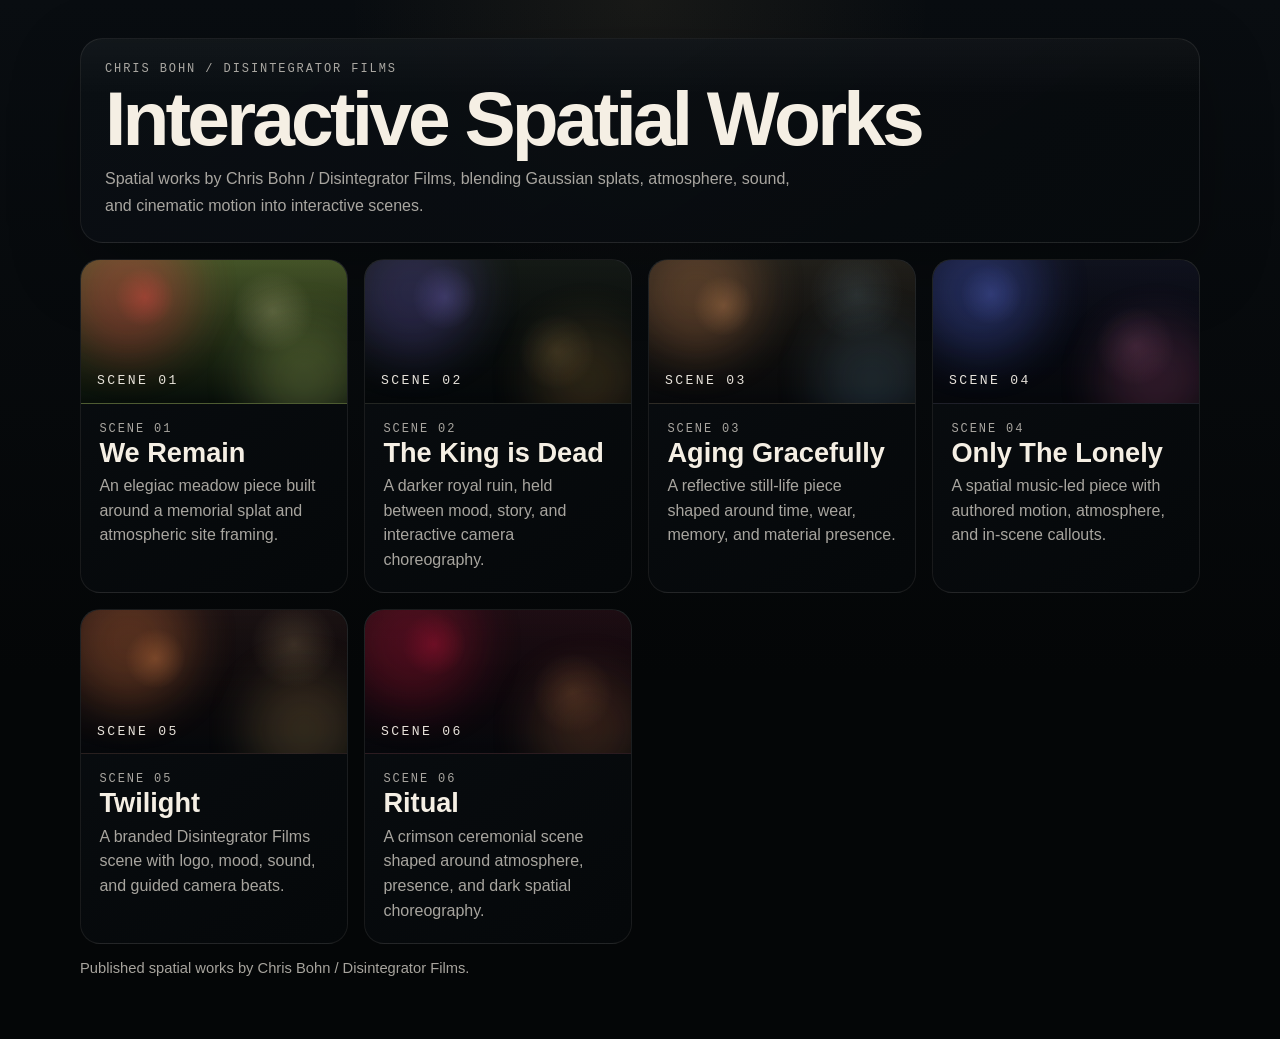
<file: index.html>
<!DOCTYPE html>
<html lang="en">
  <head>
    <meta charset="UTF-8" />
    <meta name="viewport" content="width=device-width, initial-scale=1.0" />
    <title>Disintegrator Films Scenes</title>
    <meta
      name="description"
      content="Interactive spatial pieces by Chris Bohn / Disintegrator Films."
    />
    <style>
      :root {
        --bg: #05080b;
        --panel: rgba(11, 16, 21, 0.82);
        --line: rgba(245, 239, 228, 0.08);
        --text: #f5efe4;
        --soft: rgba(245, 239, 228, 0.68);
        --accent: #d3b06b;
      }

      * {
        box-sizing: border-box;
      }

      body {
        margin: 0;
        min-height: 100vh;
        background:
          radial-gradient(circle at top, rgba(211, 176, 107, 0.08), transparent 24%),
          linear-gradient(180deg, #090d11, #040607 65%);
        color: var(--text);
        font-family: Inter, Arial, sans-serif;
      }

      .shell {
        width: min(1120px, calc(100vw - 2rem));
        margin: 0 auto;
        padding: 2.4rem 0 3rem;
      }

      .hero {
        padding: 1.4rem 1.5rem;
        border: 1px solid var(--line);
        border-radius: 1.4rem;
        background:
          linear-gradient(180deg, rgba(255, 255, 255, 0.03), transparent 28%),
          linear-gradient(145deg, var(--panel), rgba(7, 10, 13, 0.9));
        box-shadow: 0 24px 70px rgba(0, 0, 0, 0.28);
      }

      .eyebrow {
        margin: 0 0 0.45rem;
        color: var(--soft);
        font-family: "IBM Plex Mono", monospace;
        font-size: 0.75rem;
        letter-spacing: 0.16em;
        text-transform: uppercase;
      }

      h1 {
        margin: 0;
        font-size: clamp(2.4rem, 6vw, 4.8rem);
        line-height: 0.92;
        letter-spacing: -0.05em;
      }

      .intro {
        max-width: 44rem;
        margin: 0.8rem 0 0;
        color: var(--soft);
        font-size: 1rem;
        line-height: 1.65;
      }

      .grid {
        display: grid;
        grid-template-columns: repeat(auto-fit, minmax(240px, 1fr));
        gap: 1rem;
        margin-top: 1rem;
      }

      .card {
        display: block;
        overflow: hidden;
        border: 1px solid var(--line);
        border-radius: 1.25rem;
        background:
          linear-gradient(180deg, rgba(255, 255, 255, 0.03), transparent 30%),
          linear-gradient(145deg, rgba(10, 14, 18, 0.92), rgba(5, 8, 10, 0.96));
        color: inherit;
        text-decoration: none;
        transition: transform 180ms ease, border-color 180ms ease, background 180ms ease;
      }

      .card:hover,
      .card:focus-visible {
        transform: translateY(-2px);
        border-color: rgba(211, 176, 107, 0.28);
        background:
          linear-gradient(180deg, rgba(255, 255, 255, 0.04), transparent 30%),
          linear-gradient(145deg, rgba(12, 17, 22, 0.96), rgba(6, 9, 12, 0.98));
      }

      .card__preview {
        position: relative;
        height: 9rem;
        border-bottom: 1px solid var(--line);
        overflow: hidden;
        background:
          radial-gradient(circle at 22% 28%, rgba(255, 255, 255, 0.15), transparent 12%),
          radial-gradient(circle at 78% 70%, rgba(255, 255, 255, 0.08), transparent 15%),
          linear-gradient(180deg, rgba(255, 255, 255, 0.02), transparent 48%);
      }

      .card__preview::before,
      .card__preview::after {
        content: "";
        position: absolute;
        inset: auto;
        border-radius: 999px;
        filter: blur(24px);
        opacity: 0.85;
      }

      .card__preview::before {
        width: 8rem;
        height: 8rem;
        left: -1rem;
        top: -2rem;
      }

      .card__preview::after {
        width: 7rem;
        height: 7rem;
        right: -0.8rem;
        bottom: -2rem;
      }

      .card__preview-mark {
        position: absolute;
        left: 1rem;
        right: 1rem;
        bottom: 0.9rem;
        color: rgba(255, 250, 241, 0.9);
        font-size: 0.82rem;
        letter-spacing: 0.18em;
        text-transform: uppercase;
        font-family: "IBM Plex Mono", monospace;
      }

      .card__body {
        padding: 1rem 1.15rem 1.2rem;
      }

      .card--we-remain .card__preview {
        background:
          radial-gradient(circle at 24% 26%, rgba(248, 80, 72, 0.34), transparent 13%),
          radial-gradient(circle at 72% 36%, rgba(250, 237, 185, 0.2), transparent 19%),
          linear-gradient(180deg, rgba(119, 146, 56, 0.5), rgba(7, 14, 9, 0.98));
      }

      .card--we-remain .card__preview::before {
        background: rgba(222, 63, 68, 0.42);
      }

      .card--we-remain .card__preview::after {
        background: rgba(200, 224, 120, 0.28);
      }

      .card--king .card__preview {
        background:
          radial-gradient(circle at 30% 26%, rgba(132, 121, 212, 0.28), transparent 15%),
          radial-gradient(circle at 72% 64%, rgba(194, 159, 93, 0.18), transparent 18%),
          linear-gradient(180deg, rgba(24, 31, 20, 0.5), rgba(4, 7, 9, 0.99));
      }

      .card--king .card__preview::before {
        background: rgba(102, 88, 188, 0.35);
      }

      .card--king .card__preview::after {
        background: rgba(176, 131, 64, 0.25);
      }

      .card--aging .card__preview {
        background:
          radial-gradient(circle at 28% 32%, rgba(218, 149, 93, 0.3), transparent 14%),
          radial-gradient(circle at 78% 24%, rgba(130, 171, 192, 0.16), transparent 20%),
          linear-gradient(180deg, rgba(49, 42, 29, 0.5), rgba(7, 8, 10, 0.98));
      }

      .card--aging .card__preview::before {
        background: rgba(207, 133, 82, 0.36);
      }

      .card--aging .card__preview::after {
        background: rgba(109, 154, 181, 0.22);
      }

      .card--lonely .card__preview {
        background:
          radial-gradient(circle at 22% 24%, rgba(96, 108, 200, 0.28), transparent 13%),
          radial-gradient(circle at 76% 60%, rgba(225, 129, 171, 0.15), transparent 18%),
          linear-gradient(180deg, rgba(15, 16, 36, 0.5), rgba(5, 7, 11, 0.99));
      }

      .card--lonely .card__preview::before {
        background: rgba(85, 108, 225, 0.35);
      }

      .card--lonely .card__preview::after {
        background: rgba(209, 97, 153, 0.23);
      }

      .card--twilight .card__preview {
        background:
          radial-gradient(circle at 28% 34%, rgba(232, 142, 78, 0.3), transparent 14%),
          radial-gradient(circle at 80% 24%, rgba(246, 210, 148, 0.16), transparent 18%),
          linear-gradient(180deg, rgba(39, 16, 14, 0.48), rgba(5, 7, 10, 0.99));
      }

      .card--twilight .card__preview::before {
        background: rgba(216, 116, 62, 0.38);
      }

      .card--twilight .card__preview::after {
        background: rgba(214, 173, 101, 0.24);
      }

      .card--ritual .card__preview {
        background:
          radial-gradient(circle at 26% 24%, rgba(190, 22, 58, 0.34), transparent 14%),
          radial-gradient(circle at 78% 58%, rgba(228, 148, 84, 0.16), transparent 18%),
          linear-gradient(180deg, rgba(42, 8, 16, 0.52), rgba(6, 7, 11, 0.99));
      }

      .card--ritual .card__preview::before {
        background: rgba(170, 18, 52, 0.4);
      }

      .card--ritual .card__preview::after {
        background: rgba(201, 121, 72, 0.24);
      }

      .card h2 {
        margin: 0.1rem 0 0.5rem;
        font-size: 1.7rem;
        line-height: 0.96;
      }

      .card p {
        margin: 0;
        color: var(--soft);
        line-height: 1.55;
      }

      .footer {
        margin-top: 1rem;
        color: var(--soft);
        font-size: 0.92rem;
      }
    </style>
  </head>
  <body>
    <main class="shell">
      <section class="hero">
        <p class="eyebrow">Chris Bohn / Disintegrator Films</p>
        <h1>Interactive Spatial Works</h1>
        <p class="intro">
          Spatial works by Chris Bohn / Disintegrator Films, blending Gaussian splats, atmosphere,
          sound, and cinematic motion into interactive scenes.
        </p>
      </section>

      <section class="grid" aria-label="Published scenes">
        <a class="card card--we-remain" href="./we-remain/">
          <div class="card__preview" aria-hidden="true">
            <div class="card__preview-mark">Scene 01</div>
          </div>
          <div class="card__body">
            <p class="eyebrow">Scene 01</p>
            <h2>We Remain</h2>
            <p>An elegiac meadow piece built around a memorial splat and atmospheric site framing.</p>
          </div>
        </a>

        <a class="card card--king" href="./the-king-is-dead/">
          <div class="card__preview" aria-hidden="true">
            <div class="card__preview-mark">Scene 02</div>
          </div>
          <div class="card__body">
            <p class="eyebrow">Scene 02</p>
            <h2>The King is Dead</h2>
            <p>A darker royal ruin, held between mood, story, and interactive camera choreography.</p>
          </div>
        </a>

        <a class="card card--aging" href="./aging-gracefully/">
          <div class="card__preview" aria-hidden="true">
            <div class="card__preview-mark">Scene 03</div>
          </div>
          <div class="card__body">
            <p class="eyebrow">Scene 03</p>
            <h2>Aging Gracefully</h2>
            <p>A reflective still-life piece shaped around time, wear, memory, and material presence.</p>
          </div>
        </a>

        <a class="card card--lonely" href="./only-the-lonely/">
          <div class="card__preview" aria-hidden="true">
            <div class="card__preview-mark">Scene 04</div>
          </div>
          <div class="card__body">
            <p class="eyebrow">Scene 04</p>
            <h2>Only The Lonely</h2>
            <p>A spatial music-led piece with authored motion, atmosphere, and in-scene callouts.</p>
          </div>
        </a>

        <a class="card card--twilight" href="./twilight/">
          <div class="card__preview" aria-hidden="true">
            <div class="card__preview-mark">Scene 05</div>
          </div>
          <div class="card__body">
            <p class="eyebrow">Scene 05</p>
            <h2>Twilight</h2>
            <p>A branded Disintegrator Films scene with logo, mood, sound, and guided camera beats.</p>
          </div>
        </a>

        <a class="card card--ritual" href="./ritual/">
          <div class="card__preview" aria-hidden="true">
            <div class="card__preview-mark">Scene 06</div>
          </div>
          <div class="card__body">
            <p class="eyebrow">Scene 06</p>
            <h2>Ritual</h2>
            <p>A crimson ceremonial scene shaped around atmosphere, presence, and dark spatial choreography.</p>
          </div>
        </a>
      </section>

      <p class="footer">
        Published spatial works by Chris Bohn / Disintegrator Films.
      </p>
    </main>
  </body>
</html>
</file>
